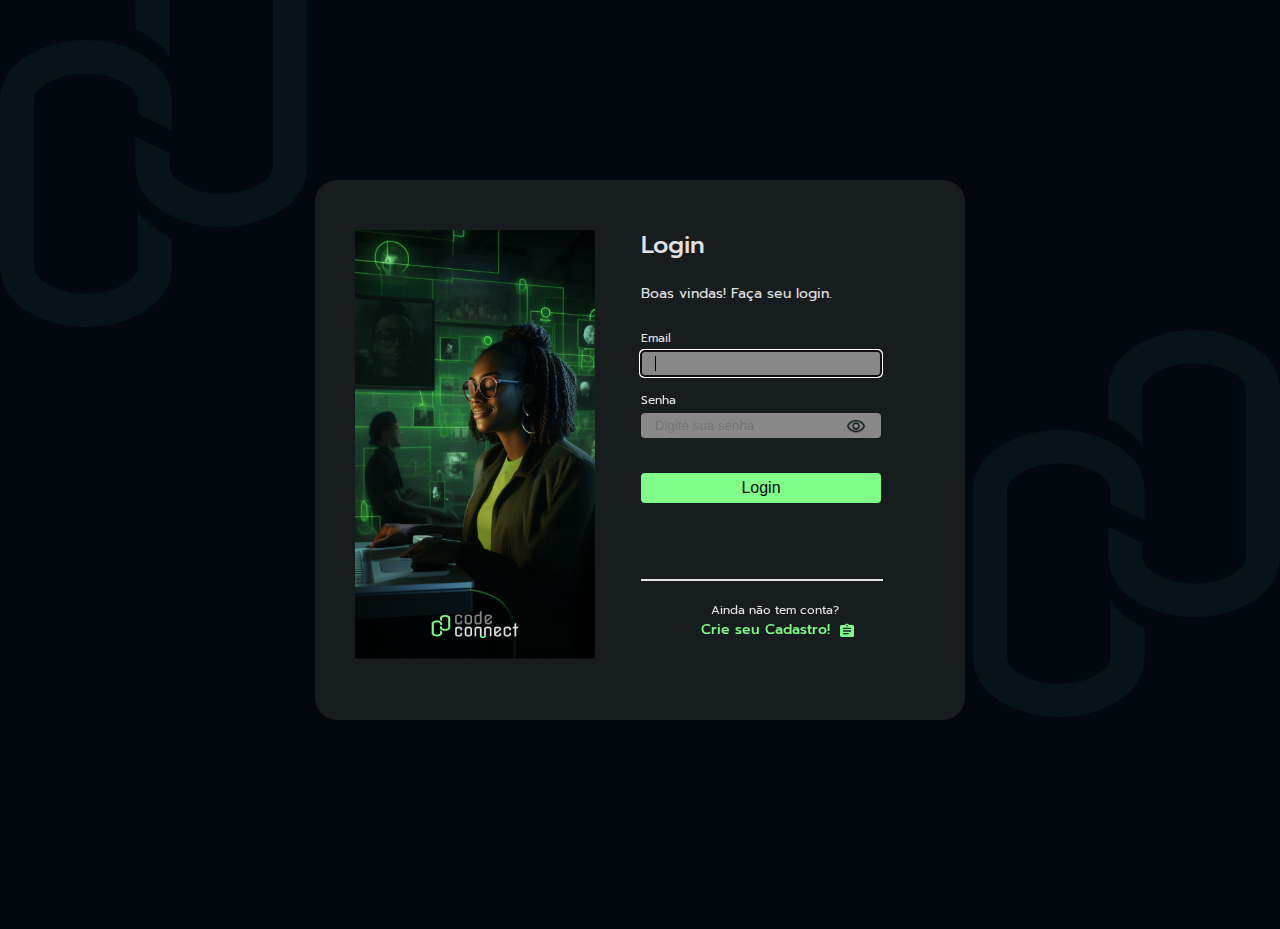
<file: index.html>
<!DOCTYPE html>
<html lang="en">

<head>
  <meta charset="UTF-8" />
  <meta name="viewport" content="width=device-width, initial-scale=1.0" />
  <meta http-equiv="refresh" content="0;url=./pages/login.html" />
  <title>CodeConnect</title>
  <link rel="icon" href="favicon.ico" type="image/x-icon" />
</head>

<body>
  <p>
    <a href="./pages/login.html"></a>
  </p>
</body>

</html>
</file>
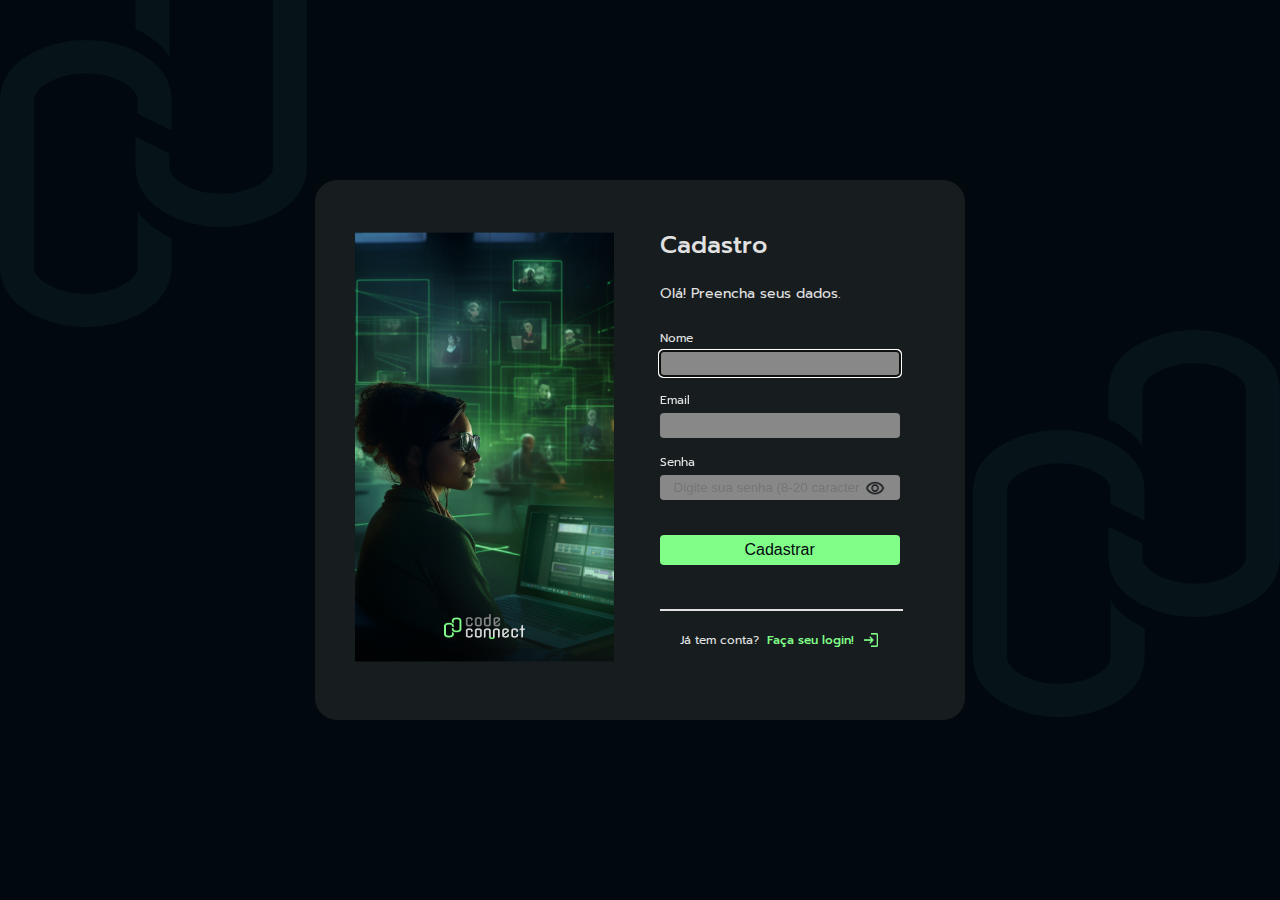
<file: pages/cadastro.html>
<!DOCTYPE html>
<html lang="pt-BR">

<head>
    <meta charset="UTF-8">
    <meta name="viewport" content="width=device-width, initial-scale=1.0">
    <title>Code Connect - Cadastro</title>
    <link rel="stylesheet" href="../assets/css/cadastro.css">
</head>

<body>
    <main>
        <div class="content-container">

            <img src="../assets/img/cadastro-login/img-2.png" alt="Ilustração de cadastro" class="img-main img-desktop">


            <img src="../assets/img/cadastro-login/IMG2_Tablet.png" alt="Ilustração de cadastro"
                class="img-main img-tablet">


            <img src="../assets/img/cadastro-login/IMG2_Mobile.png" alt="Ilustração de cadastro"
                class="img-main img-mobile">


            <div class="container-form">
                <h1 id="titulo-cadastro">Cadastro</h1>
                <h2>Olá! Preencha seus dados.</h2>

                <form id="form-cadastro" aria-labelledby="titulo-cadastro">
                    <div role="group" aria-labelledby="label-nome">
                        <label for="nome" id="label-nome">Nome</label>
                        <input type="text" id="nome" name="nome" required aria-required="true" autofocus />
                    </div>

                    <div role="group" aria-labelledby="label-email">
                        <label for="email-cadastro" id="label-email">Email</label>
                        <input type="email" id="email-cadastro" name="email" required aria-required="true" />
                    </div>

                    <div class="campo-senha" role="group" aria-labelledby="label-senha">
                        <label for="senha" id="label-senha">Senha</label>
                        <input type="password" id="senha" name="senha" placeholder="Digite sua senha (8-20 caracteres)"
                            required aria-required="true" minlength="8" maxlength="20" />

                        <button type="button" id="toggle-senha" class="btn-toggle" aria-label="Mostrar senha"
                            aria-controls="senha">
                            <img src="../assets/img/cadastro-login/visibility.png" alt="Ícone de senha"
                                class="icone-senha-cadastro" width="20" height="20">
                        </button>
                    </div>



                    <output id="mensagem-cadastro" role="status" aria-live="polite"></output>

                    <div class="container-botao">
                        <button type="submit" id="btn-cadastro">
                            <span id="btn-texto">Cadastrar</span>
                        </button>
                    </div>
                </form>

                <div class="container-link-login">
                    <p class="already-account">Já tem conta?</p>
                    <a class="link-login" href="./login.html" aria-label="Ir para a página de login">
                        Faça seu login!
                        <img class="img-login" src="../assets/img/cadastro-login/simbolo-login.png" alt=""
                            role="presentation">
                    </a>
                </div>
            </div>
        </div>

    </main>
    <script src="../assets/js/cadastro.js" defer></script>
</body>

</html>
</file>
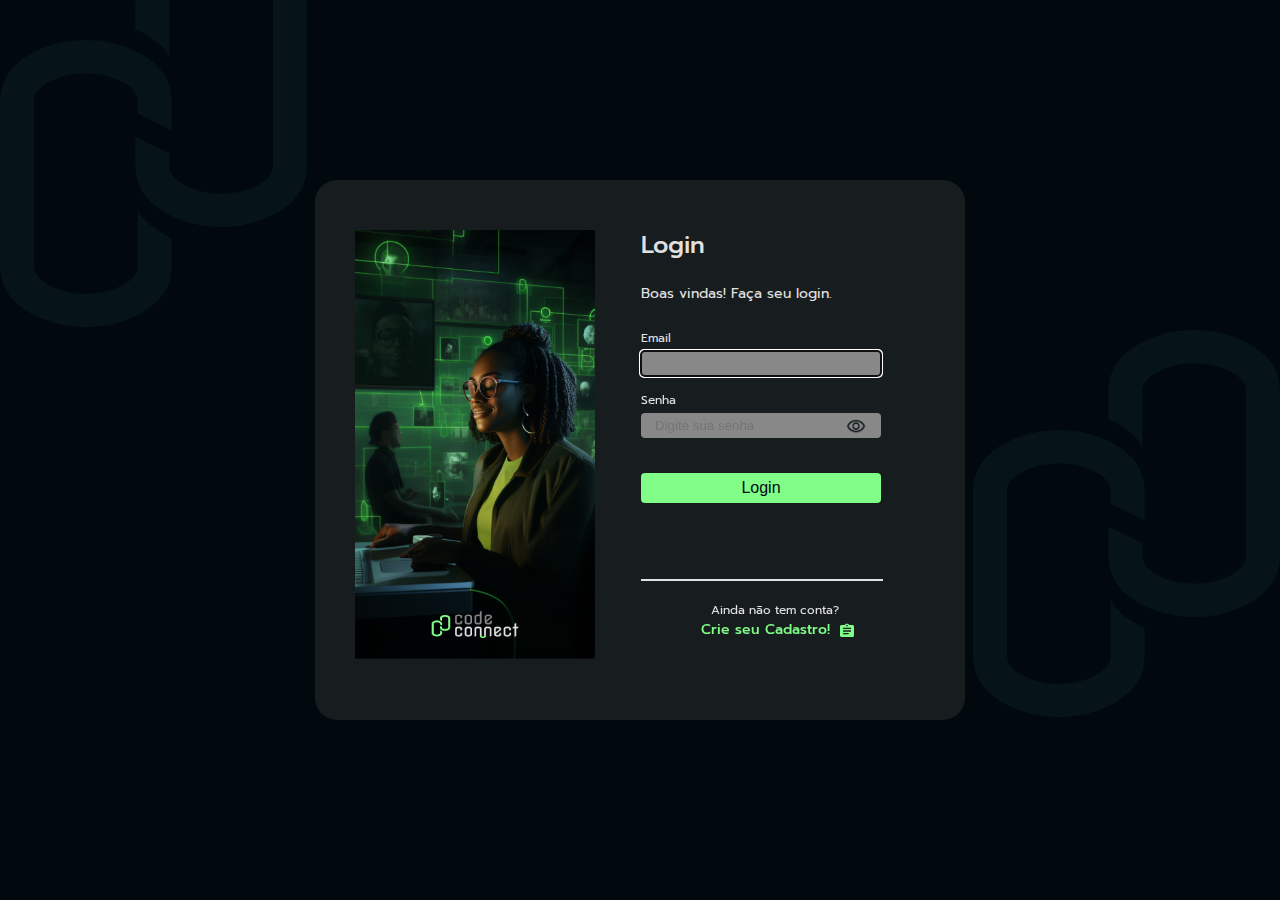
<file: pages/login.html>
<!DOCTYPE html>
<html lang="pt-BR">

<head>
    <meta charset="UTF-8">
    <meta name="viewport" content="width=device-width, initial-scale=1.0">
    <title>Code Connect - Login</title>
    <link rel="stylesheet" href="../assets/css/login.css">
</head>

<body>
    <main>
        <div class="content-container">
           
            <img src="../assets/img/cadastro-login/img-1.png" alt="Ilustração de login" class="img-main img-desktop">
            
            
            <img src="../assets/img/cadastro-login/IMG_1 - Tablet.png" alt="Ilustração de login" class="img-main img-tablet">
            
            
            <img src="../assets/img/cadastro-login/IMG_1 - Mobile.png" alt="Ilustração de login" class="img-main img-mobile">

            <div class="container-form">
                <h1 id="titulo-login">Login</h1>
                <h2>Boas vindas! Faça seu login.</h2>

                <form id="form-login" aria-labelledby="titulo-login">
                    <div role="group" aria-labelledby="label-email">
                        <label for="email-login" id="label-email">Email</label>
                        <input type="email" id="email-login" name="email" required aria-required="true" autofocus />
                    </div>

                    <div class="campo-senha" role="group" aria-labelledby="label-senha">
                        <label for="senha-login" id="label-senha">Senha</label>
                        <input type="password" id="senha-login" name="senha" placeholder="Digite sua senha" required
                            aria-required="true" />

                        <button type="button" id="toggle-senha" class="btn-toggle" aria-label="Mostrar senha"
                            aria-controls="senha-login">
                            <img src="../assets/img/cadastro-login/visibility.png" alt="Ícone de senha"
                                class="icone-senha-login" width="20" height="20">
                        </button>
                    </div>

                    <output id="mensagem-login" role="status" aria-live="polite"></output>

                    <div class="container-botao">
                        <button type="submit" id="btn-login">
                            <span id="btn-texto">Login</span>
                        </button>
                    </div>
                </form>

                <div class="container-link-cadastro">
                    <p class="register-account">Ainda não tem conta?</p>
                    <a class="link-cadastro" href="../pages/cadastro.html" aria-label="Ir para a página de cadastro">
                        Crie seu Cadastro!
                        <img class="img-cadastro" src="../assets/img/cadastro-login/assignment.png" alt=""
                            role="presentation">
                    </a>
                </div>
            </div>
        </div>
    </main>
    <script src="../assets/js/login.js" defer></script>
</body>
</html>
</file>
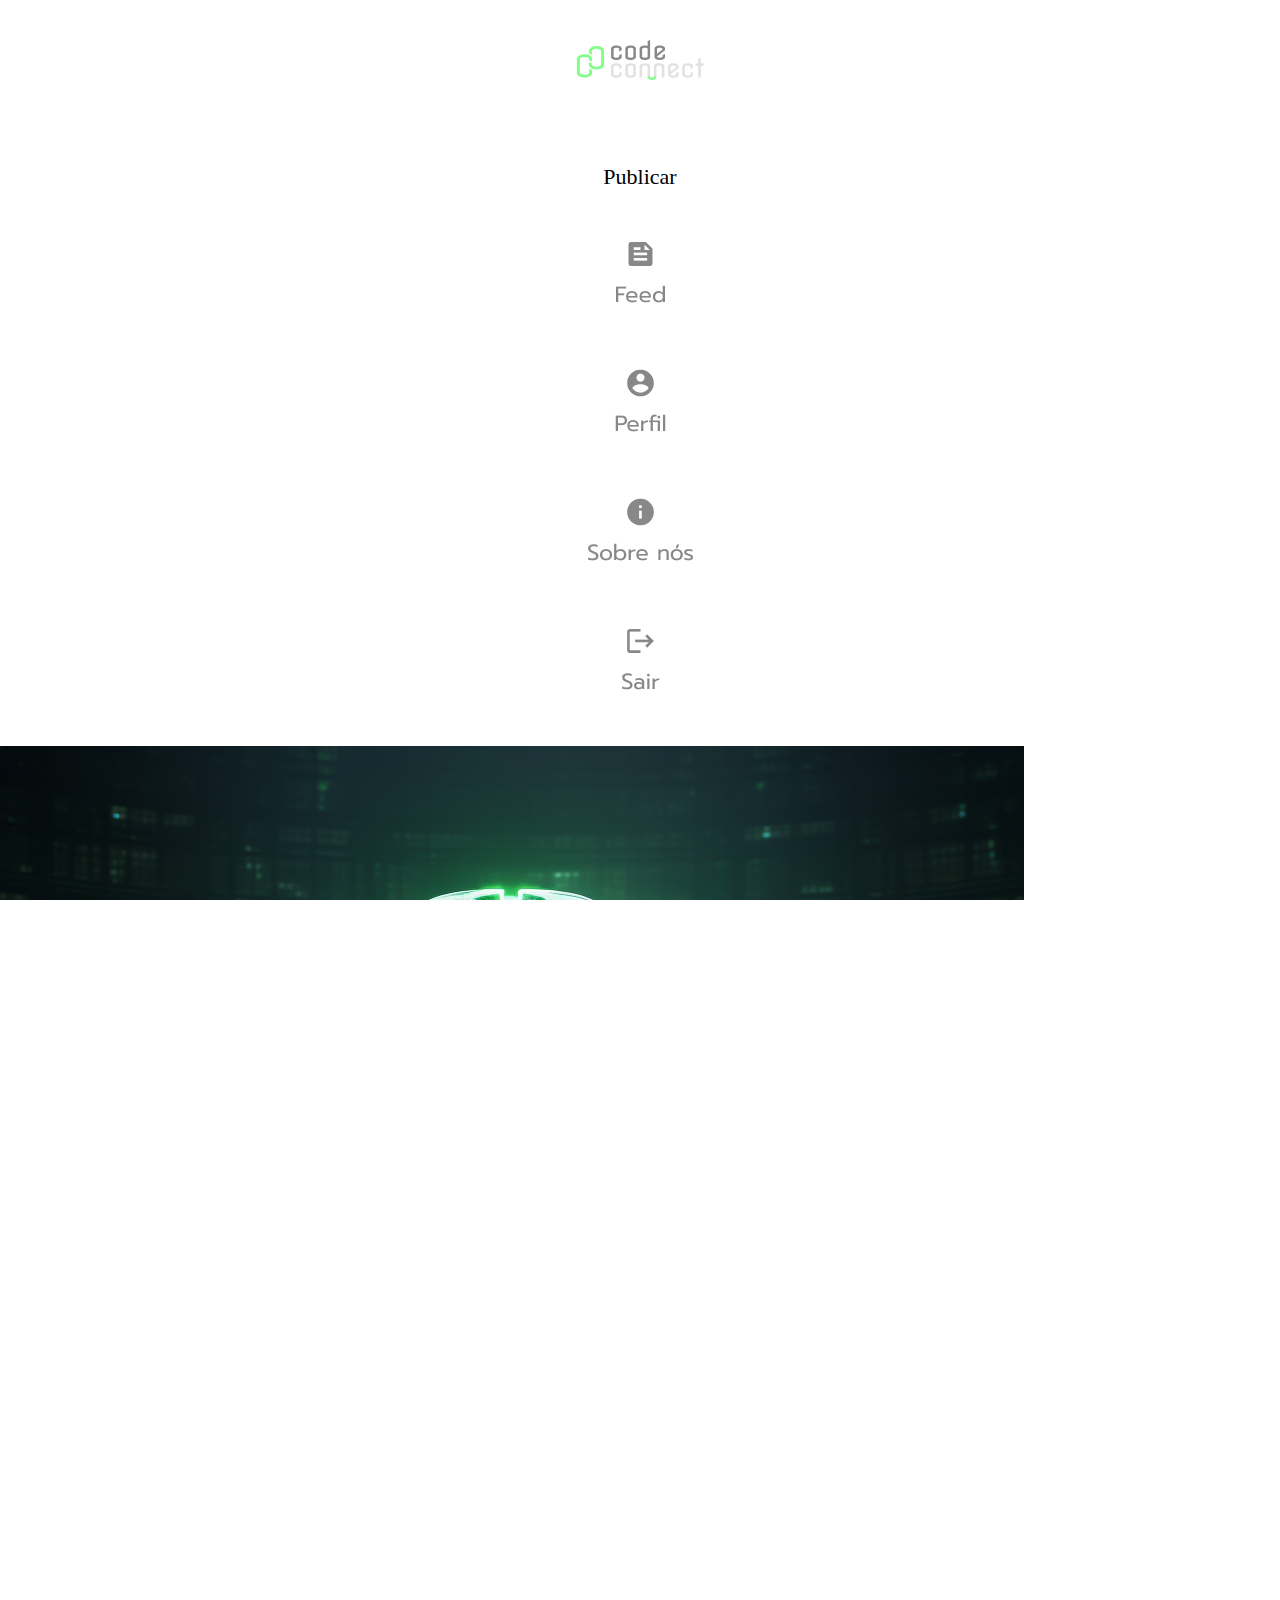
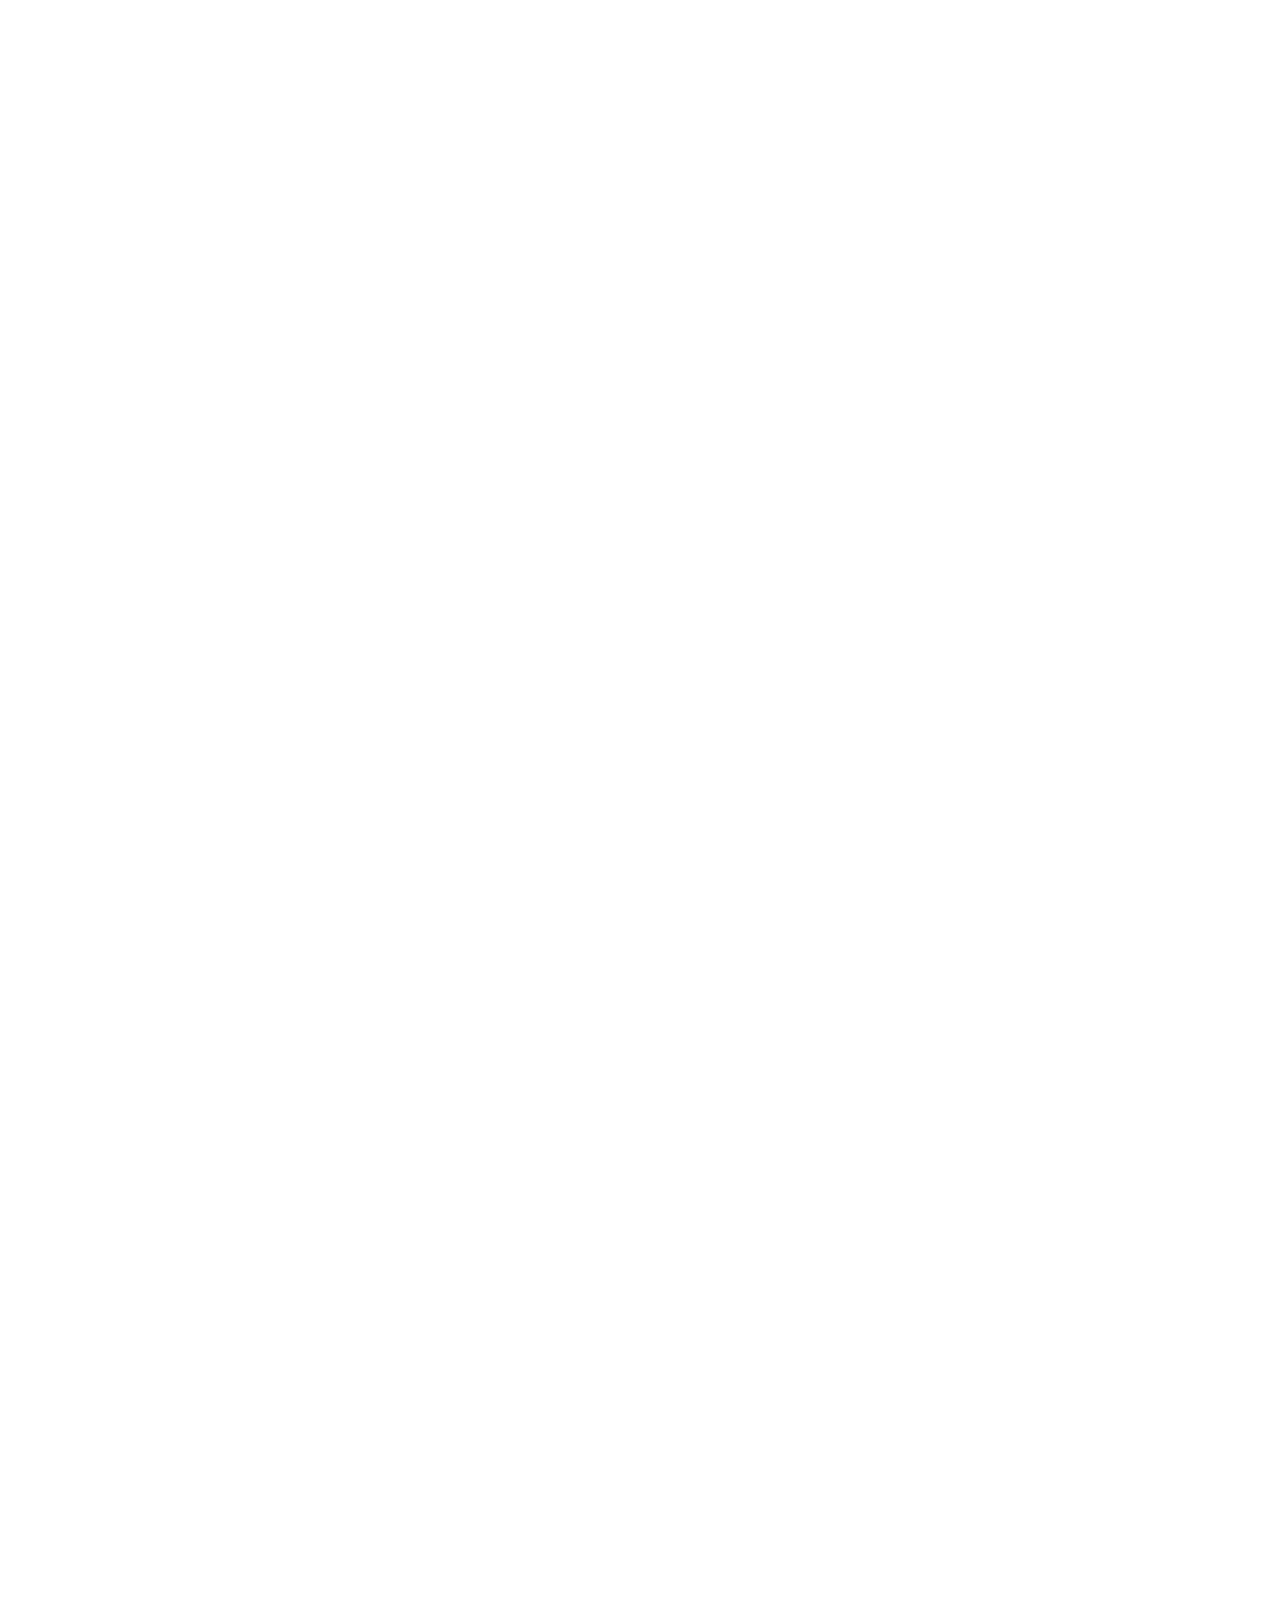
<file: pages/sobre.html>
<!DOCTYPE html>
<html lang="en">

<head>
  <meta charset="UTF-8" />
  <meta name="viewport" content="width=device-width, initial-scale=1.0" />
  <title>Document</title>
  <link rel="stylesheet" href="../assets/css/sobre.css" />
</head>

<body>

  <div id="aside-container"></div>
  <main>

    <div class="container-img1">
      <img class="img-1"
        src="../assets/img/sobre-nos/tribo_aluracontent_concept_art_digital_brain_on_a_green_light_b_450b71ce-7735-4bd8-8755-092f9b8838ad.png"
        alt="">
    </div>

    <div class="container-resumo">
      <h1>Bem-Vindo ao CodeConnect!</h1>
      <h2 class="subtitulo">Onde a comunidade e código se unem!</h2>
      <p class="texto-resumo">O CodeConnect é uma rede social voltada para programadores, desenvolvedores e entusiastas
        da tecnologia que desejam compartilhar suas ideias, projetos e conhecimentos em um ambiente focado e acolhedor.
        Criado para suprir a carência de plataformas dedicadas exclusivamente ao universo do desenvolvimento de
        software, o CodeConnect oferece um espaço colaborativo e moderno, onde os usuários podem publicar seus
        trabalhos, acompanhar a evolução de outros projetos e trocar experiências com pessoas da área.

        A plataforma foi idealizada a partir da necessidade de unir os aspectos sociais e técnicos do mundo da
        programação em um só lugar. Com uma interface acessível e pensada para a comunidade tech, o sistema promove
        conexões genuínas, incentiva a troca de feedbacks e fortalece o crescimento do portfólio profissional dos
        usuários.

        Mais do que apenas uma vitrine de projetos, o CodeConnect busca fomentar o aprendizado contínuo, a colaboração
        entre desenvolvedores e a criação de uma rede de apoio entre estudantes, profissionais e apaixonados por
        tecnologia. Tudo isso de forma simples, intuitiva e centrada no que realmente importa: o código e a comunidade.
      </p>
    </div>

    <div class="container-missao-img">
      <div class="container-missao">
        <h3>Nossa Missão</h3>
        <p class="nossa-missao">Na CodeConnect, acreditamos que a colaboração é a essência da inovação. Nossa missão é
          fornecer uma plataforma onde os mentes criativas podem se unir, compartilhar conhecimento, e desenvolver
          projetos extraordinários. Quer você seja um novato ansioso para aprender ou um veterano experiente, você
          encontrará aqui um lar para suas aspirações tecnológicas.</p>
      </div>

      <div class="container-img2">
        <img class="img-2"
          src="../assets/img/sobre-nos/tribo_aluracontent_concept_art_coding_on_keyboard_slightly_gree_eda9b064-3298-46cb-9012-eef875ff7b6b.png"
          alt="Imagem dois">
      </div>
    </div>

    <div class="container-junte-se">
      <h3>Junte-se a Nós</h3>
      <p class="Junte-se">Estamos animados para ter você conosco neste jornada empolgante. Junte-se à nossa comunidade
        vibrante e descubra o poder da colaboração no mundo do código.</p>
    </div>

    <div class="container-fraseFinal">
      <img src="../assets/img/sobre-nos/a.png" alt="logo do CodeConnect">
      <p>Juntos, vamos transformar ideias em inovações e moldar o futuro digital.</p>
    </div>
  </main>
</body>
<script src="/assets/js/aside.js" defer></script>

</html>
</file>
<file: assets/css/cadastro.css>
@import url(global.css);

body {
  background-image: url(../img/cadastro-login/Símbolo.png),
    url(../img/cadastro-login/Símbolo.png);
  background-repeat: no-repeat, no-repeat;
  background-position: left -60px, right 330px;
  background-attachment: fixed;
  background-size: 307px 387px, 307px 387px;
  background-color: var(--cor-fundo);
  display: flex;
  justify-content: center;
  align-items: center;
  height: 100vh;
  margin: 0px;
  font-family: var(--fonte-principal);
}

main {
  background-color: var(--cor-cinza-escuro);
  width: 650px;
  height: 540px;
  padding: 20px;
  margin: 0px 20px;
  border-radius: 22px;
}

.content-container {
  display: flex;
  width: 100%;
  height: 100%;
  gap: 24px;
  margin: 30px 50px 30px 20px;
}

.img-main {
  width: 240x;
  height: 434px;
  object-fit: cover;
}

.container-form {
  flex: 1;
  display: flex;
  flex-direction: column;
  padding: 22px;
  margin-top: -25px;
}

form {
  width: 240px;
  height: 200px;
}

#titulo-cadastro {
  margin-bottom: 20px;
  color: var(--cor-texto);
  font-size: var(--tamanho-titulo);
  font-weight: var(--peso-titulo);
}

h2 {
  font-size: var(--tamanho-subtitulo);
  font-weight: var(--peso-subtitulo);
  margin-bottom: 25px;
  color: var(--cor-texto);
}

form div label {
  font-size: 12px;
  font-weight: var(--peso-subtitulo);
  display: block;
  margin-bottom: 4px;
  color: var(--cor-texto);
}

form div input {
  width: 100%;
  padding: 7px 14px;
  background-color: var(--cor-input);
  border: none;
  border-radius: 4px;
  line-height: 22px;
  height: 25px;
  margin-bottom: 15px;
}

.campo-senha {
  position: relative;

  width: 100%;

  margin-bottom: 20px;
}

.campo-senha input {
  width: 100%;

  padding-right: 40px;

  box-sizing: border-box;
}

.btn-toggle {
  position: absolute;
  right: 10px;
  top: 60%;
  transform: translateY(-50%);
  background: none;
  border: none;
  cursor: pointer;
  padding: 5px;
  cursor: pointer;
}

#btn-cadastro {
  background-color: var(--cor-verde-destaque);
  color: var(--cor-fundo);
  border: none;
  width: 100%;
  height: 30px;
  border-radius: 4px;
  font-size: 16px;
  font-weight: var(--peso-subtitulo);
  cursor: pointer;
  transition: all 0.3s ease;
}

.container-link-login {
  margin-top: 80px;

  margin-right: 40px;
  display: flex;
  align-items: center;

  gap: 8px;

  border-top: 2px solid var(--cor-texto);
  padding-top: 20px;
}

.already-account {
  margin-left: 20px;

  color: var(--cor-texto);
  font-size: 12px;
}

.link-login {
  color: var(--cor-verde-destaque);
  text-decoration: none;
  font-weight: 500;
  display: flex;
  align-items: center;
  font-size: 12px;
  gap: 10px;
}

.img-login {
  width: 14px;
  height: 14px;
}

.img-desktop,
.img-tablet,
.img-mobile {
  display: none;
}

.img-desktop {
  display: block;
}

output {
  display: none;
  padding: 5px;
  margin: 5px 0;
  border-radius: 4px;
  font-size: 12px;
  font-weight: var(--peso-subtitulo);
}

output.erro {
  background-color: var(--cor-cinza-escuro);
  color: #d32f2f;
  border: 1px solid #ef9a9a;
}

output.sucesso {
  background-color: var(--cor-cinza-escuro);
  color: #2e7d32;
  border: 1px solid #a5d6a7;
}

.loader {
  display: inline-block;
  width: 20px;
  height: 20px;
  border: 3px solid rgba(255, 255, 255, 0.3);
  border-radius: 50%;
  border-top-color: var(--cor-fundo);
  animation: spin 1s ease-in-out infinite;
}

@keyframes spin {
  to {
    transform: rotate(360deg);
  }
}

#btn-cadastro {
  position: relative;
}

#btn-cadastro .loader {
  margin: 0 auto;
}

#contador-senha {
  display: block;
  text-align: right;
  font-size: 12px;
  color: var(--cor-texto);
  margin-top: -10px;
  margin-bottom: 15px;
}

@media (max-width: 1023px) {
  body {
    background-position: left -30px, right 390px;
    background-size: 220px 280px, 220px 280px;
    background-attachment: fixed;
    height: 150vh;
  }

  main {
    width: 500px;
    height: auto;
    padding: 30px 20px;
    margin: 30px auto;
  }

  .content-container {
    flex-direction: column;
    gap: 25px;
    margin: 0;
    align-items: center;
  }

  .img-desktop {
    display: none;
  }

  .img-tablet {
    display: block;
    width: 400px;
    height: 320px;
    object-fit: cover;
  }

  .container-form {
    width: 100%;
    max-width: 400px;
    padding: 0;
    margin-top: 0;
  }

  form {
    width: 100%;
    height: auto;
  }

  .container-link-login {
    margin-top: 40px;
    margin-right: 0;
    justify-content: center;
  }
}

@media (max-width: 767px) {
  body {
    background-position: left 10px, right 430px;
    background-size: 140px 200px, 140px 200px;
    background-attachment: fixed;
    align-items: flex-start;
    padding-top: 30px;
    height: auto;
    min-height: 100vh;
  }

  main {
    width: 300px;
    padding: 20px 15px;
    border-radius: 15px;
  }

  .img-tablet {
    display: none;
  }

  .img-mobile {
    display: block;
    width: 280px;
    height: 290px;
    margin-bottom: 10px;
    object-fit: cover;
  }

  #titulo-cadastro {
    font-size: calc(var(--tamanho-titulo) * 0.8);
    margin-bottom: 15px;
  }

  h2 {
    font-size: calc(var(--tamanho-subtitulo) * 0.8);
    margin-bottom: 20px;
  }

  form div input {
    height: 35px;
    margin-bottom: 12px;
  }

  #btn-cadastro {
    height: 35px;
  }

  .container-link-login {
    margin-top: 30px;
    padding-top: 15px;
    flex-direction: column;
    gap: 5px;
  }

  .already-account {
    margin-left: 0;
  }
}
</file>
<file: assets/css/login.css>
@import url(global.css);

body {
  background-image: url(../img/cadastro-login/Símbolo.png),
    url(../img/cadastro-login/Símbolo.png);
  background-repeat: no-repeat, no-repeat;
  background-position: left -60px, right 330px;
  background-attachment: fixed;
  background-size: 307px 387px, 307px 387px;
  background-color: var(--cor-fundo);
  display: flex;
  justify-content: center;
  align-items: center;
  height: 100vh;
  margin: 0px;
  font-family: var(--fonte-principal);
}

main {
  background-color: var(--cor-cinza-escuro);
  width: 650px;
  height: 540px;
  padding: 20px;
  margin: 0px 20px;
  border-radius: 22px;
}

.content-container {
  display: flex;
  width: 100%;
  height: 100%;
  gap: 24px;
  margin: 30px 50px 30px 20px;
}

.img-main {
  width: 240px;
  height: 434px;
  object-fit: cover;
}

.container-form {
  flex: 1;
  display: flex;
  flex-direction: column;
  padding: 22px;
  margin-top: -25px;
}

form {
  width: 240px;
  height: 200px;
}

#titulo-login {
  margin-bottom: 20px;
  color: var(--cor-texto);
  font-size: var(--tamanho-titulo);
  font-weight: var(--peso-titulo);
}

h2 {
  font-size: var(--tamanho-subtitulo);
  font-weight: var(--peso-subtitulo);
  margin-bottom: 25px;
  color: var(--cor-texto);
}

form div label {
  font-size: 12px;
  font-weight: var(--peso-subtitulo);
  display: block;
  margin-bottom: 4px;
  color: var(--cor-texto);
}

form div input {
  width: 100%;
  padding: 7px 14px;
  background-color: var(--cor-input);
  border: none;
  border-radius: 4px;
  line-height: 22px;
  height: 25px;
  margin-bottom: 15px;
}

.campo-senha {
  position: relative;
  width: 100%;
  margin-bottom: 20px;
}

.campo-senha input {
  width: 100%;
  padding-right: 40px;
  box-sizing: border-box;
}

.btn-toggle {
  position: absolute;
  right: 10px;
  top: 60%;
  transform: translateY(-50%);
  background: none;
  border: none;
  cursor: pointer;
  padding: 5px;
  cursor: pointer;
}

#btn-login {
  background-color: var(--cor-verde-destaque);
  color: var(--cor-fundo);
  border: none;
  width: 100%;
  height: 30px;
  border-radius: 4px;
  font-size: 16px;
  font-weight: var(--peso-subtitulo);
  cursor: pointer;
}

.container-link-cadastro {
  margin-top: 50px;
  margin-right: 60px;
  display: block;
  align-items: center;
  gap: 8px;
  border-top: 2px solid var(--cor-texto);
  padding-top: 20px;
}

.register-account {
  margin-left: 70px;
  color: var(--cor-texto);
  font-size: 12px;
}

.link-cadastro {
  color: var(--cor-verde-destaque);
  text-decoration: none;
  font-weight: 500;
  display: flex;
  align-items: center;
  font-size: 14px;
  gap: 10px;
  margin-left: 60px;
}

.img-cadastro {
  width: 14px;
  height: 14px;
}

.img-desktop,
.img-tablet,
.img-mobile {
  display: none;
}

.img-desktop {
  display: block;
}

output#mensagem-login {
  display: none;
  padding: 5px;
  margin: 5px 0;
  border-radius: 4px;
  font-size: 12px;
  font-weight: var(--peso-subtitulo);
  text-align: center;
  width: 100%;
  box-sizing: border-box;
}

.mensagem-flutuante.mensagem-sucesso {
  background-color: var(--cor-cinza-escuro);
  color: #2e7d32;
  border: 1px solid #a5d6a7;
}

.mensagem-flutuante.mensagem-erro {
  background-color: var(--cor-cinza-escuro);
  color: #d32f2f;
  border: 1px solid #ef9a9a;
}

.loader-spinner {
  display: inline-block;
  position: relative;
  width: 24px;
  height: 24px;
  margin: 0 auto;
}

.spinner-inner {
  position: absolute;
  top: 0;
  left: 0;
  width: 100%;
  height: 100%;
  border: 3px solid rgba(255, 255, 255, 0.3);
  border-radius: 50%;
  border-top-color: var(--cor-fundo);
  animation: spin 1s ease-in-out infinite;
}

@keyframes spin {
  to {
    transform: rotate(360deg);
  }
}

#btn-login {
  position: relative;
  transition: all 0.3s ease;
}

#btn-login:hover {
  opacity: 0.9;
  transform: scale(1.01);
}

@media (max-width: 1023px) {
  body {
    background-position: left -30px, right 390px;
    background-size: 220px 280px, 220px 280px;
    background-attachment: fixed;
    height: 150vh;
  }

  main {
    width: 500px;
    height: auto;
    padding: 30px 20px;
    margin: 30px auto;
  }

  .content-container {
    flex-direction: column;
    gap: 25px;
    margin: 0;
    align-items: center;
  }

  .img-desktop {
    display: none;
  }

  .img-tablet {
    display: block;
    width: 400px;
    height: 320px;
    object-fit: cover;
  }

  .container-form {
    width: 100%;
    max-width: 400px;
    padding: 0;
    margin-top: 0;
  }

  form {
    width: 100%;
    height: auto;
  }

  .container-link-cadastro {
    margin-top: 40px;
    padding-left: 50px;
    margin-right: 0;
    justify-content: center;
  }
}

@media (max-width: 767px) {
  body {
    background-position: left 10px, right 430px;
    background-size: 140px 200px, 140px 200px;
    background-attachment: fixed;
    padding-top: 30px;
    height: auto;
    min-height: 100vh;
  }

  main {
    width: 300px;
    padding: 20px 15px;
    border-radius: 15px;
  }

  .img-tablet {
    display: none;
  }
  .img-mobile {
    display: block;
    width: 280px;
    height: 290px;
    margin-bottom: 10px;
    object-fit: cover;
  }

  #titulo-login {
    font-size: calc(var(--tamanho-titulo) * 0.8);
    margin-bottom: 15px;
  }

  h2 {
    font-size: calc(var(--tamanho-subtitulo) * 0.8);
    margin-bottom: 20px;
  }

  form div input {
    height: 35px;
    margin-bottom: 12px;
  }

  #btn-login {
    height: 35px;
  }

  .container-link-cadastro {
    margin-top: 30px;
    padding-top: 15px;
    flex-direction: column;
    gap: 5px;
  }
  .link-cadastro {
    margin-left: 0;
  }
  .register-account {
    margin-left: 5px;
  }
}
</file>
<file: assets/css/sobre.css>
@import url(./global.css);
</file>
